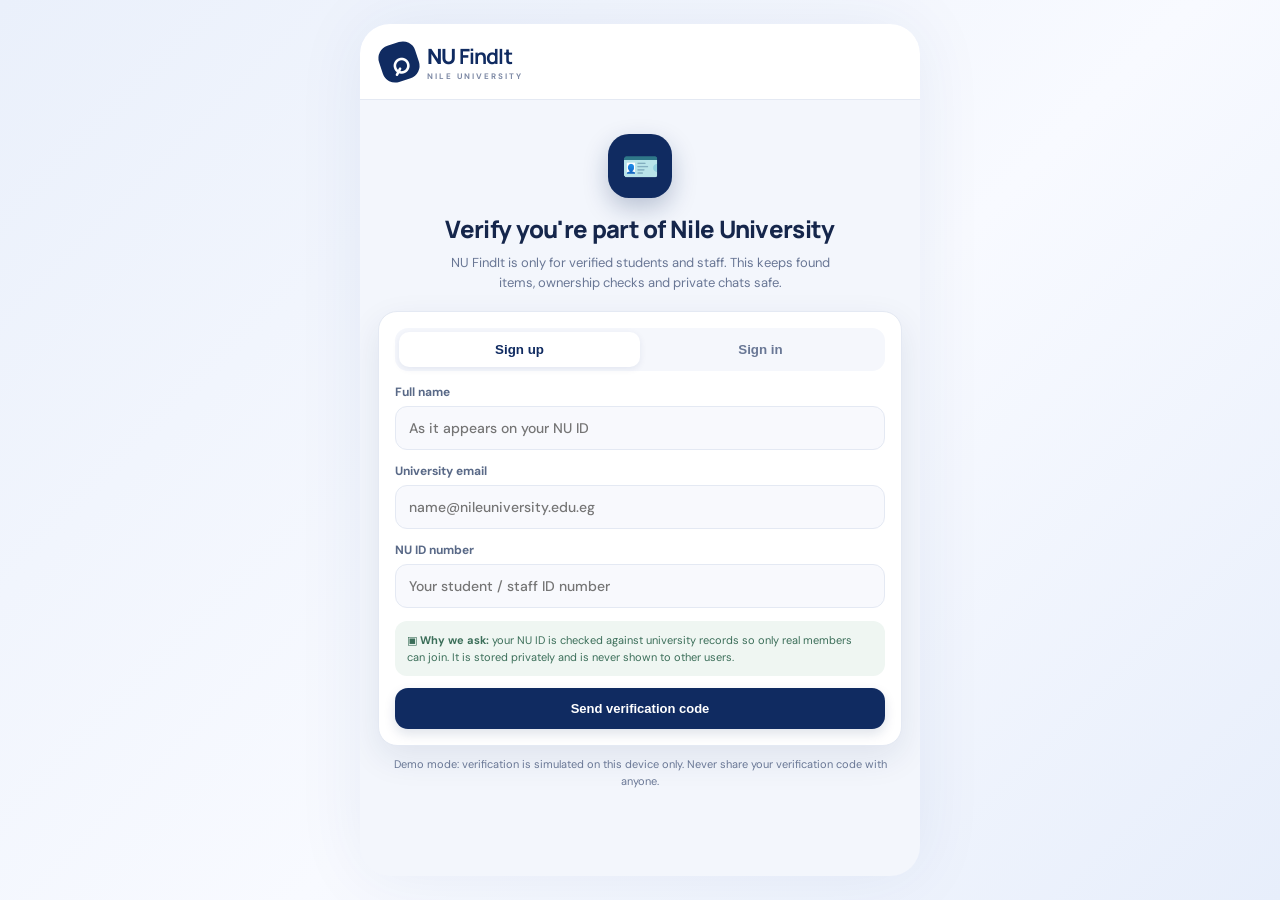
<file: index.html>
<!doctype html>
<html lang="en">
<head>
  <meta charset="utf-8"><meta name="viewport" content="width=device-width,initial-scale=1,viewport-fit=cover">
  <meta name="theme-color" content="#102b61"><meta name="description" content="NU FindIt — the campus lost and found for Nile University.">
  <title>NU FindIt</title><link rel="manifest" href="manifest.webmanifest"><link rel="icon" href="assets/icon-192.png">
  <link rel="apple-touch-icon" href="assets/icon-192.png"><link rel="stylesheet" href="styles.css">
</head>
<body>
  <div class="app-shell">
    <header class="app-header">
      <a class="brand" href="#home" aria-label="NU FindIt home"><span class="brand-mark">⌕</span><span>NU <b>FindIt</b><small>NILE UNIVERSITY</small></span></a>
      <div class="header-actions"><span class="mode-pill" id="modePill">DEMO MODE</span><button class="icon-btn" id="notificationsBtn" aria-label="Notifications">♧<i id="notificationDot"></i></button><button class="avatar" id="accountBtn" aria-label="Account">G</button></div>
    </header>
    <main id="app" tabindex="-1"></main>
    <nav class="bottom-nav" aria-label="Main navigation">
      <button data-nav="home" class="active"><span>⌂</span>Home</button><button data-nav="search"><span>⌕</span>Search</button><button data-nav="report" class="nav-report"><span>＋</span><small>Report</small></button><button data-nav="chats"><span>▤</span>Chats <i class="privacy-mini">▣</i></button><button data-nav="profile"><span>◉</span>Profile</button>
    </nav>
  </div>
  <div id="overlayRoot"></div><div id="toast" role="status" aria-live="polite"></div>
  <script src="config.js"></script><script type="module" src="app.js"></script>
</body></html>
</file>
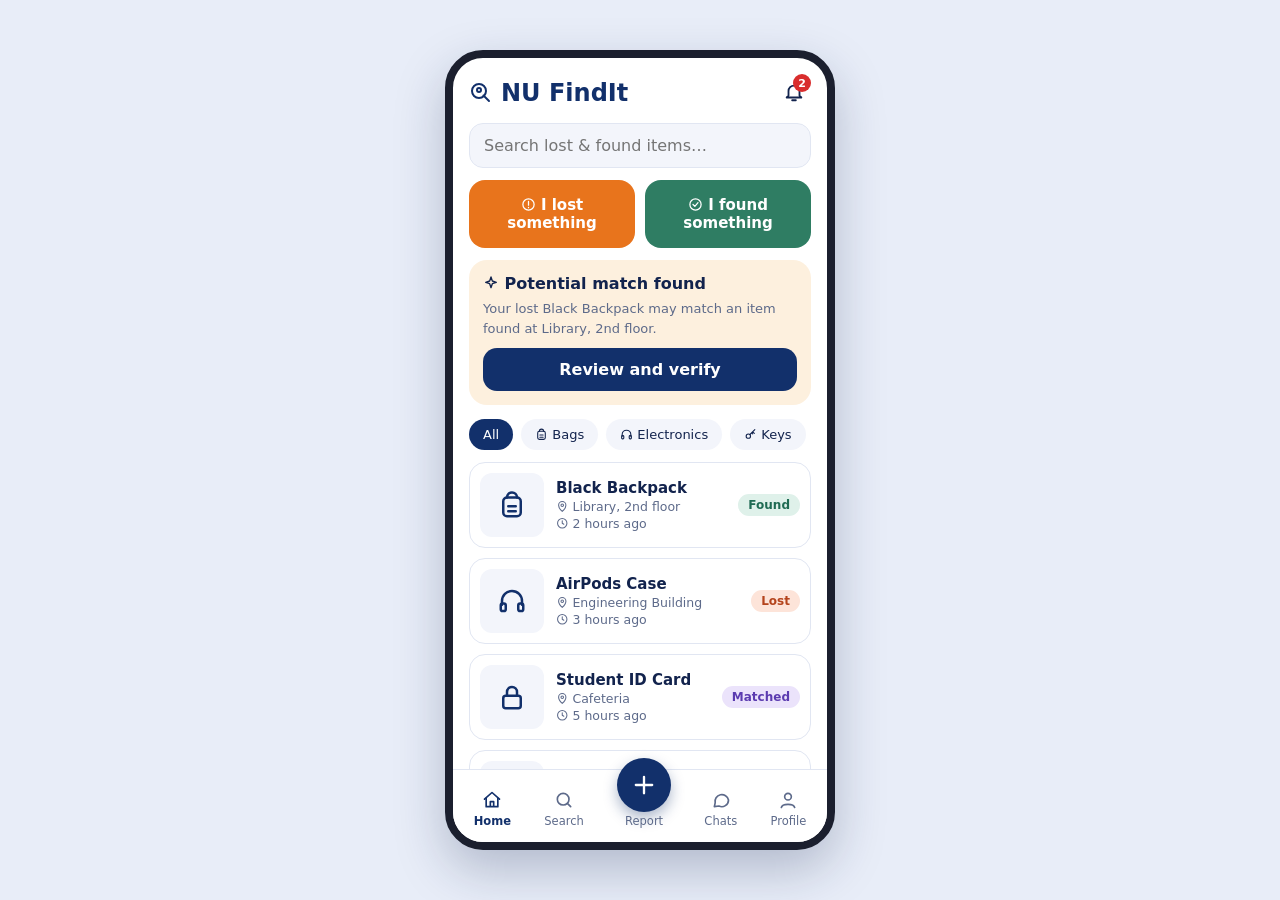
<file: original-clickable-prototype.html>
<!DOCTYPE html>
<html lang="en">
<head>
<meta charset="utf-8">
<meta name="viewport" content="width=device-width, initial-scale=1, viewport-fit=cover">
<title>NU FindIt – Clickable Prototype</title>
<style>
:root{--bg:#e8edf8;--surface:#fff;--soft:#f3f5fb;--ink:#12234d;--mute:#5d6a8a;--line:#e1e6f2;--navy:#12306b;--on-navy:#fff;--orange:#f2822b;--green:#3f9a7d;--peach:#fdf0de;--found-bg:#dff1ea;--found-fg:#1f6b53;--lost-bg:#fde4d9;--lost-fg:#b4441c;--match-bg:#ebe3fb;--match-fg:#5b3bb0;
box-sizing:border-box;padding-top:env(safe-area-inset-top,0px);padding-bottom:env(safe-area-inset-bottom,0px)}
@media (prefers-color-scheme:dark){:root:not([data-theme="light"]){color-scheme:dark;--bg:#0c1224;--surface:#151d36;--soft:#1d2746;--ink:#eaf0ff;--mute:#9aa7c8;--line:#2a3558;--navy:#5b86ec;--on-navy:#0c1224;--peach:#3a2c1c;--found-bg:#1d3b33;--found-fg:#7fd4b6;--lost-bg:#43271c;--lost-fg:#f3a283;--match-bg:#2d2552;--match-fg:#bda8f5}}
:root[data-theme="dark"]{color-scheme:dark;--bg:#0c1224;--surface:#151d36;--soft:#1d2746;--ink:#eaf0ff;--mute:#9aa7c8;--line:#2a3558;--navy:#5b86ec;--on-navy:#0c1224;--peach:#3a2c1c;--found-bg:#1d3b33;--found-fg:#7fd4b6;--lost-bg:#43271c;--lost-fg:#f3a283;--match-bg:#2d2552;--match-fg:#bda8f5}
html{scroll-padding-top:env(safe-area-inset-top,0px);height:100%}
*,*::before,*::after{box-sizing:inherit}
body{margin:0;height:100%;background:var(--bg);color:var(--ink);font-family:"Poppins","Inter",system-ui,-apple-system,"Segoe UI",sans-serif;display:flex;align-items:center;justify-content:center}
.phone{width:390px;height:min(800px,100%);background:var(--surface);border-radius:38px;border:8px solid #1b1f2e;overflow:hidden;display:flex;flex-direction:column;position:relative;box-shadow:0 20px 50px rgba(18,35,77,.25)}
@media (max-width:500px){.phone{width:100%;height:100%;border:0;border-radius:0;box-shadow:none}}
#screen{flex:1;overflow-y:auto;padding:16px 16px 24px}
button{font:inherit;color:inherit;cursor:pointer;border:0;background:none}
svg{width:1em;height:1em;fill:none;stroke:currentColor;stroke-width:2;stroke-linecap:round;stroke-linejoin:round;vertical-align:-.15em;flex:none}
.thumb,.hero{color:var(--navy);overflow:hidden}
.thumb img,.hero img{width:100%;height:100%;object-fit:cover}
.drop{display:grid;place-items:center;text-align:center;gap:4px;min-height:120px;margin:0;border:2px dashed var(--line);border-radius:16px;background:var(--soft);color:var(--mute);cursor:pointer;overflow:hidden;padding:12px}
.drop svg{font-size:30px;color:var(--navy)}.drop small{font-size:12px}.drop img{width:100%;max-height:200px;object-fit:cover;border-radius:10px}
.scan{position:absolute;inset:0;background:var(--surface);display:flex;flex-direction:column;align-items:center;justify-content:center;gap:10px;text-align:center;padding:24px;z-index:5}
.scan span{font-size:13px;color:var(--mute)}
.spin{width:44px;height:44px;border:4px solid var(--line);border-top-color:var(--navy);border-radius:50%}
@media (prefers-reduced-motion:no-preference){.spin{animation:sp 1s linear infinite}@keyframes sp{to{transform:rotate(360deg)}}}
.sheet{position:absolute;left:0;right:0;bottom:0;background:var(--surface);border-top:1px solid var(--line);border-radius:24px 24px 0 0;padding:20px 16px 24px;z-index:6;box-shadow:0 -10px 30px rgba(0,0,0,.25)}
.sheet h3{margin:0 0 10px}.sheet p{font-size:13.5px;line-height:1.5;margin:8px 0;display:flex;gap:8px}.sheet p svg{color:var(--green);margin-top:3px}.sheet .cta{margin-top:10px}
button:focus-visible,input:focus-visible,select:focus-visible,textarea:focus-visible{outline:3px solid var(--orange);outline-offset:2px}
.top{display:flex;align-items:center;justify-content:space-between;margin-bottom:12px}
.logo{font-weight:700;font-size:24px;color:var(--navy);display:flex;align-items:center;gap:8px}
.bell{position:relative;font-size:22px;padding:6px}
.bell b{position:absolute;top:0;right:0;background:#d92d2d;color:#fff;font-size:11px;width:18px;height:18px;border-radius:50%;display:grid;place-items:center}
.search{display:flex;gap:8px;margin-bottom:12px}
input,select,textarea{font:inherit;color:var(--ink);background:var(--soft);border:1px solid var(--line);border-radius:14px;padding:12px 14px;width:100%}
textarea{resize:none;height:72px}
.big{display:grid;grid-template-columns:1fr 1fr;gap:10px;margin-bottom:12px}
.big button{border-radius:16px;padding:16px 10px;color:#fff;font-weight:600;font-size:15px}
.lost-btn{background:#e8741c}.found-btn{background:#2f7d63}
.banner{background:var(--peach);border-radius:18px;padding:14px;margin-bottom:12px}
.banner h3{margin:0 0 6px;font-size:16px}
.banner p{margin:0 0 10px;font-size:13px;color:var(--mute);line-height:1.5}
.cta{background:var(--navy);color:var(--on-navy);border-radius:14px;padding:12px 18px;font-weight:600;width:100%}
.chips{display:flex;gap:8px;overflow-x:auto;padding:2px 0 12px}
.chip{flex:none;background:var(--soft);border-radius:999px;padding:8px 14px;font-size:13px;white-space:nowrap}
.chip.on{background:var(--navy);color:var(--on-navy)}
.card{display:flex;gap:12px;align-items:center;width:100%;text-align:left;background:var(--surface);border:1px solid var(--line);border-radius:16px;padding:10px;margin-bottom:10px}
.thumb{flex:none;width:64px;height:64px;border-radius:12px;background:var(--soft);display:grid;place-items:center;font-size:30px}
.card .t{flex:1;min-width:0}.card .t b{display:block;font-size:15px}.card .t span{display:block;font-size:12.5px;color:var(--mute);margin-top:2px}
.tag{font-size:12px;font-weight:600;padding:4px 10px;border-radius:999px}
.Found{background:var(--found-bg);color:var(--found-fg)}.Lost{background:var(--lost-bg);color:var(--lost-fg)}.Matched,.Verified{background:var(--match-bg);color:var(--match-fg)}
.tabs{display:flex;justify-content:space-around;align-items:flex-end;border-top:1px solid var(--line);padding:6px 4px 10px;background:var(--surface)}
.tab{display:flex;flex-direction:column;align-items:center;gap:2px;font-size:11.5px;color:var(--mute);padding:4px 8px}
.tab i{font-style:normal;font-size:20px}.tab.on{color:var(--navy);font-weight:600}
.plus{width:54px;height:54px;border-radius:50%;background:var(--navy);color:var(--on-navy);font-size:28px;margin-top:-22px;box-shadow:0 6px 14px rgba(18,48,107,.35)}
h2{font-size:20px;margin:4px 0 12px}
.back{color:var(--mute);font-size:14px;margin-bottom:8px;padding:4px 0}
.seg{display:grid;grid-template-columns:1fr 1fr;background:var(--soft);border-radius:14px;padding:4px;margin-bottom:12px}
.seg button{padding:10px;border-radius:11px;font-weight:600}.seg .on{background:var(--surface);box-shadow:0 1px 4px rgba(0,0,0,.12)}
label{display:block;font-size:13px;color:var(--mute);margin:10px 0 4px}
.hero{height:140px;border-radius:18px;background:var(--soft);display:grid;place-items:center;font-size:64px;margin-bottom:12px}
.why{background:var(--match-bg);color:var(--match-fg);border-radius:14px;padding:10px 12px;font-size:13px;margin:10px 0;line-height:1.5}
.note{font-size:12.5px;color:var(--mute);margin:10px 0}
.steps{display:flex;justify-content:space-between;margin:12px 0;font-size:11.5px;color:var(--mute)}
.steps span{flex:1;text-align:center;padding-top:8px;border-top:4px solid var(--line)}.steps .d{border-color:var(--green);color:var(--ink)}
.msgs{display:flex;flex-direction:column;gap:8px;margin:8px 0 12px}
.m{max-width:80%;padding:9px 13px;border-radius:16px;font-size:14px;line-height:1.4}
.m.me{align-self:flex-end;background:var(--navy);color:var(--on-navy)}.m.them{align-self:flex-start;background:var(--soft)}
.toast{position:absolute;left:16px;right:16px;bottom:84px;background:var(--ink);color:var(--surface);padding:12px 16px;border-radius:14px;font-size:14px;text-align:center}
.stat{display:flex;gap:10px;margin:12px 0}.stat div{flex:1;background:var(--soft);border-radius:14px;padding:12px;text-align:center}.stat b{display:block;font-size:22px;color:var(--navy)}
@media (prefers-reduced-motion:no-preference){.toast{animation:up .25s ease-out}@keyframes up{from{transform:translateY(10px);opacity:0}}}
</style>
</head>
<body>
<div class="phone" id="phone">
  <div id="screen"></div>
  <nav class="tabs" id="tabs"></nav>
</div>
<script>
const P={bag:'<path d="M8 6a4 4 0 0 1 8 0"/><rect x="5" y="6" width="14" height="15" rx="3"/><path d="M9 13h6M9 17h6"/>',headphones:'<path d="M4 15v-3a8 8 0 0 1 16 0v3"/><rect x="3" y="14" width="4" height="6" rx="1.5"/><rect x="17" y="14" width="4" height="6" rx="1.5"/>',key:'<circle cx="8" cy="15" r="4"/><path d="M11 12l9-9M16 7l3 3M14 9l2 2"/>',idcard:'<rect x="3" y="5" width="18" height="14" rx="2"/><circle cx="9" cy="11" r="2"/><path d="M6 16c.6-1.6 5.4-1.6 6 0M15 10h3M15 14h3"/>',bottle:'<path d="M10 2h4v3l1 2v13a2 2 0 0 1-2 2h-2a2 2 0 0 1-2-2V7l1-2z"/><path d="M9 11h6"/>',shirt:'<path d="M8 3l-5 3 2 4 3-1v12h8V9l3 1 2-4-5-3a4 4 0 0 1-8 0z"/>',box:'<path d="M21 8l-9-5-9 5 9 5 9-5z"/><path d="M3 8v8l9 5 9-5V8M12 13v8"/>',search:'<circle cx="11" cy="11" r="7"/><path d="M20 20l-4-4"/>',logo:'<circle cx="10" cy="10" r="7"/><path d="M20 20l-5.5-5.5"/><circle cx="10" cy="9" r="2"/>',pin:'<path d="M12 22s7-6.5 7-12a7 7 0 0 0-14 0c0 5.5 7 12 7 12z"/><circle cx="12" cy="10" r="2.5"/>',clock:'<circle cx="12" cy="12" r="9"/><path d="M12 7v5l3 2"/>',bell:'<path d="M6 16V11a6 6 0 0 1 12 0v5l2 2H4z"/><path d="M10 21h4"/>',alert:'<circle cx="12" cy="12" r="9"/><path d="M12 7v6M12 16.5v.5"/>',found:'<circle cx="12" cy="12" r="9"/><path d="M8 12l3 3 5-6"/>',home:'<path d="M3 11l9-8 9 8"/><path d="M5 10v10h14V10M10 20v-6h4v6"/>',chat:'<path d="M21 12a8 8 0 0 1-11.5 7.2L4 20l1-4.5A8 8 0 1 1 21 12z"/>',user:'<circle cx="12" cy="8" r="4"/><path d="M4 21c1-5 15-5 16 0"/>',lock:'<rect x="5" y="11" width="14" height="10" rx="2"/><path d="M8 11V8a4 4 0 0 1 8 0v3"/>',sparkle:'<path d="M12 3l2 6 6 2-6 2-2 6-2-6-6-2 6-2z"/>',camera:'<path d="M4 8h3l2-3h6l2 3h3v12H4z"/><circle cx="12" cy="13" r="3.5"/>',check:'<path d="M5 12l5 5 9-10"/>',grad:'<path d="M2 9l10-5 10 5-10 5z"/><path d="M6 11v5c3 3 9 3 12 0v-5"/>',plus:'<path d="M12 5v14M5 12h14"/>'};
const ic=n=>`<svg viewBox="0 0 24 24" aria-hidden="true">${P[n]}</svg>`;
const ICON={Bags:ic("bag"),Electronics:ic("headphones"),Keys:ic("key"),"IDs & Cards":ic("idcard"),Bottles:ic("bottle"),Clothing:ic("shirt"),Other:ic("box")};
const CATS=["Bags","Electronics","Keys","IDs & Cards","Bottles","Clothing","Other"];
const PLACES=["Library, 2nd floor","Engineering Building","Cafeteria","Gym","Parking lot","Lecture hall A","Main gate"];
let items=[
 {id:1,name:"Black Backpack",cat:"Bags",place:"Library, 2nd floor",time:"2 hours ago",type:"Found",desc:"Black backpack with a laptop sleeve, left on a study table.",q:"What is clipped to the zipper?",sens:false},
 {id:2,name:"AirPods Case",cat:"Electronics",place:"Engineering Building",time:"3 hours ago",type:"Lost",desc:"White case with a small scratch on the lid.",q:"What color is the sticker inside the lid?",sens:false},
 {id:3,name:"Student ID Card",cat:"IDs & Cards",place:"Cafeteria",time:"5 hours ago",type:"Matched",desc:"Details hidden to protect the owner.",q:"What is the last 3 digits of the ID?",sens:true},
 {id:4,name:"Water Bottle",cat:"Bottles",place:"Gym",time:"Yesterday",type:"Found",desc:"Blue steel bottle with a dent near the bottom.",q:"What sticker is on the bottle?",sens:false},
 {id:5,name:"Car Keys",cat:"Keys",place:"Parking lot",time:"Yesterday",type:"Lost",desc:"Key ring with a red tag.",q:"What brand is on the key?",sens:false}];
let chats=[];
const S={tab:"home",view:null,id:null,cat:"All",q:"",kind:"Lost",toast:""};
const $=s=>document.querySelector(s);
const get=id=>items.find(i=>i.id===id);
const esc=s=>String(s).replace(/[&<>"]/g,c=>({"&":"&amp;","<":"&lt;",">":"&gt;",'"':"&quot;"}[c]));

function card(i){return `<button class="card" data-act="open" data-id="${i.id}"><div class="thumb">${pic(i)}</div><div class="t"><b>${esc(i.name)}</b><span>${ic("pin")} ${esc(i.place)}</span><span>${ic("clock")} ${i.time}</span></div><span class="tag ${i.type}">${i.type}</span></button>`}
function list(){const q=S.q.toLowerCase();const r=items.filter(i=>(S.cat==="All"||i.cat===S.cat)&&(i.name+i.place+i.desc).toLowerCase().includes(q));
 return r.length?r.map(card).join(""):`<p class="note">No items match. Try another category, or report what you lost.</p>`}
function chips(){return ["All",...CATS].map(c=>`<button class="chip ${S.cat===c?"on":""}" data-act="cat" data-v="${c}">${c==="All"?"All":ICON[c]+" "+c}</button>`).join("")}

function home(){return `<div class="top"><div class="logo">${ic("logo")} NU FindIt</div><button class="bell" aria-label="Notifications" data-act="open" data-id="1">${ic("bell")}<b>2</b></button></div>
<div class="search"><input id="q" placeholder="Search lost &amp; found items…" value="${esc(S.q)}" aria-label="Search"></div>
<div class="big"><button class="lost-btn" data-act="report" data-v="Lost">${ic("alert")} I lost something</button><button class="found-btn" data-act="report" data-v="Found">${ic("found")} I found something</button></div>
<div class="banner"><h3>${ic("sparkle")} Potential match found</h3><p>Your lost Black Backpack may match an item found at Library, 2nd floor.</p><button class="cta" data-act="open" data-id="1">Review and verify</button></div>
<div class="chips">${chips()}</div><div id="feed">${list()}</div>`}
function search(){return `<h2>Search</h2><input id="q" placeholder="Try “keys” or “library”" value="${esc(S.q)}" aria-label="Search"><div class="chips" style="margin-top:10px">${chips()}</div><div id="feed">${list()}</div>`}

function detail(){const i=get(S.id);const found=i.type!=="Lost";const st=["Reported","Potential match","Verified","Returned"];const lvl=i.verified?3:(i.type==="Matched"?2:1);
 return `<button class="back" data-act="back">← Back</button><div class="hero">${pic(i)}</div>
<div class="top"><h2 style="margin:0">${esc(i.name)}</h2><span class="tag ${i.verified?"Verified":i.type}">${i.verified?"Verified":i.type}</span></div>
<p class="note">${ic("pin")} ${esc(i.place)} · ${ic("clock")} ${i.time}</p><p style="font-size:14px;line-height:1.5;margin:0">${esc(i.desc)}</p>
${i.id===1?`<div class="why"><b>Why this matches:</b> same place (Library), same color (black), reported 2 hours apart.</div>`:""}
<div class="steps">${st.map((s,k)=>`<span class="${k<lvl?"d":""}">${s}</span>`).join("")}</div>
${i.verified?`<button class="cta" data-act="tab" data-v="chats">Open private chat</button>`:`<button class="cta" data-act="verify">${found?"This is mine":"I found this item"}</button>`}
<p class="note">${ic("lock")} Your phone number and email stay hidden until ownership is verified.</p>`}

function verify(){const i=get(S.id);return `<button class="back" data-act="back">← Back</button><h2>Verify ownership</h2>
<p class="note">Answer the question only the real owner would know. The finder checks it before sharing details.</p>
<label for="ans">${esc(i.q)}</label><input id="ans" placeholder="Your answer">
<p class="note" id="err" style="color:var(--lost-fg)"></p><button class="cta" data-act="submitVerify">Send answer</button>`}

function report(){const f=S.kind==="Found";return `<h2>Report an item</h2>
<div class="seg"><button class="${!f?"on":""}" data-act="kind" data-v="Lost">I lost it</button><button class="${f?"on":""}" data-act="kind" data-v="Found">I found it</button></div>
<label for="r-name">Item name</label><input id="r-name" placeholder="e.g. Grey hoodie">
<label for="r-cat">Category</label><select id="r-cat">${CATS.map(c=>`<option>${c}</option>`).join("")}</select>
<label for="r-place">Where on campus?</label><select id="r-place">${PLACES.map(c=>`<option>${c}</option>`).join("")}</select>
<label for="r-desc">Description</label><textarea id="r-desc" placeholder="Color, brand, marks…"></textarea>
${f?`<label for="r-q">Verification question (keep the answer to yourself)</label><input id="r-q" placeholder="e.g. What is inside the front pocket?">`:""}
<label for="r-file">Photo</label><label class="drop" id="drop" for="r-file">${S.photo?`<img src="${S.photo}" alt="Selected photo">`:`${ic("camera")}<b>Add a photo</b><small>Tap to upload or take a picture</small>`}</label><input type="file" id="r-file" accept="image/*" hidden>
<p class="note">${ic("sparkle")} AI checks your text and photo for personal info before posting.</p>
<p class="note" id="err" style="color:var(--lost-fg)"></p><button class="cta" data-act="post">Post report</button>`}

function chatList(){return `<h2>Chats</h2>${chats.length?chats.map(c=>`<button class="card" data-act="chat" data-id="${c.id}"><div class="thumb">${ic("chat")}</div><div class="t"><b>${esc(get(c.id).name)}</b><span>${esc(c.msgs[c.msgs.length-1].t)}</span></div><span class="tag Verified">Verified</span></button>`).join(""):`<p class="note">No chats yet. Chats open after an owner is verified. Open an item and tap “This is mine” to try it.</p>`}`}
function chat(){const c=chats.find(x=>x.id===S.id);return `<button class="back" data-act="back">← Chats</button><h2>${esc(get(S.id).name)}</h2><p class="note">${ic("lock")} Private chat. Contact info is not shared.</p>
<div class="msgs">${c.msgs.map(m=>`<div class="m ${m.me?"me":"them"}">${esc(m.t)}</div>`).join("")}</div>
<div class="search"><input id="msg" placeholder="Message" aria-label="Message"><button class="cta" style="width:auto" data-act="send">Send</button></div>
<button class="chip" data-act="returned" style="width:100%;padding:12px">Mark as returned</button>`}
function profile(){return `<h2>Profile</h2><div class="card" style="cursor:default"><div class="thumb">${ic("grad")}</div><div class="t"><b>Nile University student</b><span>Verified university email</span></div></div>
<div class="stat"><div><b>${items.filter(i=>i.mine).length}</b>Reports</div><div><b>${items.filter(i=>i.returned).length}</b>Returned</div></div>
<p class="note">Prototype only. Nothing here is saved or sent anywhere.</p>`}

function render(){
 const v=S.view;
 $("#screen").innerHTML=v==="detail"?detail():v==="verify"?verify():v==="chat"?chat():S.tab==="home"?home():S.tab==="search"?search():S.tab==="report"?report():S.tab==="chats"?chatList():profile();
 const T=[["home","home","Home"],["search","search","Search"],["report","plus","Report"],["chats","chat","Chats"],["profile","user","Profile"]];
 $("#tabs").innerHTML=T.map(([k,icn,l])=>k==="report"?`<button class="tab" data-act="tab" data-v="report" aria-label="Report an item"><span class="plus tab" style="padding:0;display:grid;place-items:center;color:var(--on-navy)">${ic("plus")}</span>${l}</button>`:`<button class="tab ${S.tab===k&&!v?"on":""}" data-act="tab" data-v="${k}"><i>${ic(icn)}</i>${l}</button>`).join("");
 if(S.toast){const t=document.createElement("div");t.className="toast";t.textContent=S.toast;$("#phone").appendChild(t);S.toast="";setTimeout(()=>t.remove(),2200)}
}
function go(p){Object.assign(S,p);render()}

document.addEventListener("click",e=>{
 const b=e.target.closest("[data-act]");if(!b)return;const a=b.dataset.act,v=b.dataset.v,id=+b.dataset.id;
 if(a==="tab")go({tab:v,view:null});
 else if(a==="open")go({view:"detail",id});
 else if(a==="back")go({view:S.view==="verify"?"detail":null});
 else if(a==="cat")go({cat:v});
 else if(a==="report"){go({tab:"report",view:null,kind:v})}
 else if(a==="kind")go({kind:v});
 else if(a==="verify")go({view:"verify"});
 else if(a==="photo"){b.innerHTML=ic("check")+" Photo added";}
 else if(a==="submitVerify"){
  if(!$("#ans").value.trim()){$("#err").textContent="Enter an answer so the finder can check it.";return}
  const i=get(S.id);i.verified=true;if(!chats.find(c=>c.id===i.id))chats.push({id:i.id,msgs:[{t:"Hi! Your answer matches. Where can we meet on campus?",me:false}]});
  go({view:"detail",toast:"Verified. Private chat opened."})}
 else if(a==="post"){
  const n=$("#r-name").value.trim();if(!n){$("#err").textContent="Add an item name before posting.";return}
  return startPost(n);
  }
 else if(a==="chat")go({view:"chat",id});
 else if(a==="closesheet"||a==="openchat"){document.querySelector(".sheet")?.remove();if(a==="openchat")go({tab:"chats",view:"chat",id})}
 else if(a==="send"){const m=$("#msg").value.trim();if(!m)return;const c=chats.find(x=>x.id===S.id);c.msgs.push({t:m,me:true});render();
  setTimeout(()=>{c.msgs.push({t:"Great, see you at the main gate at 2 pm.",me:false});if(S.view==="chat")render()},900)}
 else if(a==="returned"){const i=get(S.id);i.returned=true;i.type="Found";go({view:null,tab:"profile",toast:"Marked as returned. Thanks for using NU FindIt."})}
});
document.addEventListener("input",e=>{if(e.target.id==="q"){S.q=e.target.value;$("#feed").innerHTML=list()}});
document.addEventListener("change",e=>{if(e.target.id!=="r-file"||!e.target.files[0])return;const r=new FileReader();r.onload=()=>{S.photo=r.result;$("#drop").innerHTML=`<img src="${S.photo}" alt="Selected photo">`};r.readAsDataURL(e.target.files[0])});
function pic(i){return i.sens?ic("lock"):i.photo?`<img src="${i.photo}" alt="">`:ICON[i.cat]}

/* Simulated AI: a real build would use OCR + a vision model and a lookup against registered accounts. */
function startPost(n){
 const f=S.kind==="Found",cat=$("#r-cat").value,place=$("#r-place").value;
 let desc=$("#r-desc").value.trim()||"No description.";
 const q=f?(($("#r-q")||{}).value||"Describe the item."):"Describe the item.";
 const hits=[];
 [[/\+?\d[\d\s-]{8,}\d/g,"phone number"],[/[\w.-]+@[\w.-]+\.\w+/g,"email address"]].forEach(([r,l])=>{if(r.test(desc)){hits.push(l);desc=desc.replace(r,"[hidden]")}});
 const isID=f&&cat==="IDs & Cards";
 const ov=document.createElement("div");ov.className="scan";
 ov.innerHTML=`<div class="spin"></div><b>${isID?"Scanning the ID card…":"AI is checking your report…"}</b><span>Looking for personal info${S.photo?" in your text and photo":""}</span>`;
 $("#phone").appendChild(ov);
 setTimeout(()=>{ov.remove();finish()},1800);
 function finish(){
  const id=Date.now(),rows=[];
  items.unshift({id,name:isID?"ID card":n,cat,place,time:"Just now",type:isID?"Matched":S.kind,desc:isID?"Details hidden to protect the owner.":desc,q,mine:true,sens:isID,verified:isID,photo:isID?null:S.photo});
  if(isID)chats.push({id,msgs:[{t:"The owner confirmed this ID is theirs. Where can we meet on campus?",me:false}]});
  if(hits.length)rows.push("Removed "+hits.join(" and ")+" from your description.");
  if(S.photo&&!isID)rows.push("Photo checked for faces, ID numbers and card details. Anything personal is blurred in the feed.");
  if(isID)rows.push("ID card detected. The AI read the name and ID number and matched them to a registered account (student ending 1042).","The owner was alerted. You never see their name, email or phone number.","The photo and card details stay private.");
  if(!rows.length)rows.push("No personal info found. Your report is live.");
  S.photo=null;
  go({tab:"home",view:null,cat:"All",q:"",toast:""});
  const sh=document.createElement("div");sh.className="sheet";
  sh.innerHTML=`<h3>${isID?"Owner found":"Report posted"}</h3>${rows.map(r=>`<p>${ic("check")}<span>${r}</span></p>`).join("")}<button class="cta" data-act="${isID?"openchat":"closesheet"}" data-id="${id}">${isID?"Open private chat":"Done"}</button>`;
  $("#phone").appendChild(sh);
 }
}
render();
</script>
</body>
</html>
</file>
<file: styles.css>
@import url('https://fonts.googleapis.com/css2?family=DM+Sans:wght@400;500;600;700;800&family=Manrope:wght@500;600;700;800&display=swap');
:root{--navy:#102b61;--navy2:#173d7e;--orange:#f1842b;--green:#37896e;--ink:#15264b;--muted:#697795;--bg:#f3f6fc;--surface:#fff;--line:#e4e9f3;--soft:#f5f7fc;--peach:#fff1df;--shadow:0 12px 34px rgba(19,43,88,.09);--radius:20px;color-scheme:light;font-family:'DM Sans',system-ui,sans-serif}*{box-sizing:border-box}body{margin:0;background:linear-gradient(135deg,#eaf0fb,#f8faff 55%,#e7eefb);color:var(--ink);min-height:100vh}.app-shell{width:min(100%,560px);min-height:100dvh;margin:auto;background:var(--bg);position:relative;box-shadow:0 0 70px #173d7e12;padding-bottom:88px}.app-header{height:76px;background:#fff;display:flex;align-items:center;justify-content:space-between;padding:0 20px;border-bottom:1px solid var(--line);position:sticky;top:0;z-index:5}.brand{display:flex;align-items:center;gap:9px;color:var(--navy);text-decoration:none;font:800 21px Manrope,sans-serif;letter-spacing:-.8px}.brand-mark{width:38px;height:38px;border-radius:13px;background:var(--navy);color:#fff;display:grid;place-items:center;font-size:32px;line-height:1;transform:rotate(-18deg)}.brand small{display:block;font:700 8px 'DM Sans';letter-spacing:2px;color:#7d89a5;margin-top:1px}.header-actions{display:flex;align-items:center;gap:10px}.mode-pill{font-size:9px;font-weight:800;letter-spacing:.8px;color:#8b5a20;background:#fff1d9;padding:6px 8px;border-radius:99px}.icon-btn,.avatar{border:0;background:var(--soft);color:var(--navy);width:38px;height:38px;border-radius:13px;font-size:21px;position:relative}.icon-btn i{position:absolute;width:7px;height:7px;border-radius:50%;background:#e64c4c;right:7px;top:7px}.avatar{background:var(--navy);color:#fff;font-weight:700;font-size:14px}main{padding:20px 18px 24px;min-height:calc(100dvh - 164px)}.welcome{display:flex;justify-content:space-between;align-items:flex-end;margin:2px 0 16px}.eyebrow{color:#8994ad;font-size:10px;font-weight:800;letter-spacing:1.5px;text-transform:uppercase}.welcome h1{font:800 25px Manrope;margin:4px 0 0;letter-spacing:-.8px}.welcome p{margin:4px 0 0;color:var(--muted);font-size:13px}.search-row{display:flex;gap:9px;margin-bottom:14px}.search-box{display:flex;align-items:center;gap:9px;background:#fff;border:1px solid var(--line);border-radius:15px;padding:0 13px;flex:1;box-shadow:0 3px 12px #102b6108}.search-box span{font-size:22px;color:#7482a1}.search-box input{border:0;outline:0;background:transparent;width:100%;height:48px;font:500 14px 'DM Sans';color:var(--ink)}.filter-btn{width:49px;border:1px solid var(--line);border-radius:15px;background:#fff;color:var(--navy);font-size:21px}.action-grid{display:grid;grid-template-columns:1fr 1fr;gap:10px;margin-bottom:15px}.action-btn{border:0;border-radius:17px;color:#fff;padding:15px 12px;text-align:left;display:flex;gap:10px;align-items:center;min-height:74px;box-shadow:0 7px 16px #102b6114}.action-btn .action-icon{font-size:24px;background:#ffffff26;border-radius:12px;width:39px;height:39px;display:grid;place-items:center}.action-btn b{font-size:14px;line-height:1.25}.lost-action{background:var(--orange)}.found-action{background:var(--green)}.match-card{background:var(--peach);border:1px solid #f5dfc3;border-radius:19px;padding:14px;margin:0 0 17px;box-shadow:0 5px 16px #9a672011}.match-top{display:flex;justify-content:space-between;align-items:center;margin-bottom:9px}.match-top h3{font:800 15px Manrope;margin:0;color:#26365b}.match-top span{font-size:19px;color:#d48b24}.match-body{display:flex;gap:10px;align-items:center}.match-copy{flex:1;min-width:0}.match-copy p{font-size:12px;color:#6d7891;line-height:1.45;margin:0 0 9px}.match-pct{font:800 13px Manrope;color:var(--navy);background:#fff;border-radius:10px;padding:7px 9px;display:inline-block}.small-cta{border:0;border-radius:11px;background:var(--navy);color:#fff;padding:9px 12px;font-weight:700;font-size:12px;margin-top:8px}.chips{display:flex;gap:8px;overflow-x:auto;padding:2px 0 13px;scrollbar-width:none}.chips::-webkit-scrollbar{display:none}.chip{white-space:nowrap;border:1px solid var(--line);background:#fff;color:#596987;border-radius:99px;padding:8px 13px;font-size:12px;font-weight:600}.chip.active{background:var(--navy);border-color:var(--navy);color:#fff}.section-head{display:flex;justify-content:space-between;align-items:center;margin:2px 0 10px}.section-head h2,.page-title{font:800 19px Manrope;margin:0;letter-spacing:-.4px}.section-head button{border:0;background:none;color:var(--navy2);font-weight:700;font-size:12px}.feed{display:grid;gap:10px}.item-card{display:flex;align-items:center;gap:12px;padding:11px;border:1px solid var(--line);border-radius:17px;background:#fff;text-align:left;width:100%;box-shadow:0 4px 13px #102b6108;color:inherit}.item-photo{width:72px;height:72px;flex:none;border-radius:13px;background:#edf1f8;display:grid;place-items:center;overflow:hidden;font-size:29px;color:var(--navy)}.item-photo img{width:100%;height:100%;object-fit:cover}.item-info{flex:1;min-width:0}.item-info b{font-size:14px;display:block;margin-bottom:4px}.item-info span{font-size:11.5px;color:var(--muted);display:block;margin-top:3px;overflow:hidden;text-overflow:ellipsis;white-space:nowrap}.item-meta{display:flex;gap:5px;align-items:center}.status{font-size:10px;font-weight:800;padding:6px 8px;border-radius:99px;white-space:nowrap}.status.found{background:#e1f2eb;color:#236c54}.status.lost{background:#ffebe2;color:#a84925}.status.matched{background:#eee8fc;color:#6544a8}.status.returned{background:#e8edf7;color:#40577e}.empty{background:#fff;border:1px dashed #cdd6e7;border-radius:17px;padding:24px;text-align:center;color:var(--muted);font-size:13px}.empty b{display:block;color:var(--ink);font-size:15px;margin-bottom:5px}.bottom-nav{position:fixed;z-index:8;bottom:0;left:50%;transform:translateX(-50%);width:min(100%,560px);height:78px;background:#fff;border-top:1px solid var(--line);display:flex;align-items:center;justify-content:space-around;padding:7px 7px max(7px,env(safe-area-inset-bottom))}.bottom-nav button{position:relative;min-width:54px;border:0;background:none;color:#8290ad;font:600 10px 'DM Sans';display:flex;flex-direction:column;align-items:center;gap:3px}.bottom-nav button>span{font-size:23px;line-height:25px}.bottom-nav button.active{color:var(--navy);font-weight:800}.bottom-nav .nav-report{margin-top:-23px;color:#fff;gap:0}.nav-report>span{width:54px;height:54px;border-radius:50%;background:var(--navy);box-shadow:0 6px 15px #102b6140;display:grid;place-items:center;font-size:30px!important}.nav-report small{color:var(--muted);font-size:10px;margin-top:2px}.privacy-mini{position:absolute;font-style:normal;font-size:8px;right:7px;top:0;background:#fff;border-radius:50%;color:var(--green)}.page-title{margin:4px 0 14px}.back{border:0;background:none;color:var(--muted);padding:0;margin:0 0 14px;font-weight:700}.form-card,.detail-card,.profile-card,.chat-panel{background:#fff;border:1px solid var(--line);border-radius:19px;padding:16px;box-shadow:var(--shadow)}.field{margin:13px 0}.field label{display:block;font-size:12px;font-weight:700;color:#596987;margin:0 0 6px}.field input,.field select,.field textarea,.auth-input{width:100%;border:1px solid var(--line);border-radius:12px;background:#f8f9fd;padding:12px 13px;font:500 14px 'DM Sans';color:var(--ink);outline:none}.field textarea{min-height:85px;resize:vertical}.field input:focus,.field select:focus,.field textarea:focus,.auth-input:focus{border-color:#8da7dd;box-shadow:0 0 0 3px #dce7ff}.segmented{display:grid;grid-template-columns:1fr 1fr;background:var(--soft);padding:4px;border-radius:13px}.segmented button{border:0;background:transparent;padding:10px;border-radius:10px;color:var(--muted);font-weight:700}.segmented button.active{background:#fff;color:var(--navy);box-shadow:0 2px 7px #102b6114}.primary-btn,.secondary-btn,.danger-btn{border:0;border-radius:13px;padding:13px 16px;font-weight:800;font-size:13px}.primary-btn{background:var(--navy);color:#fff;width:100%;box-shadow:0 5px 12px #102b6122}.secondary-btn{background:#eef2fa;color:var(--navy)}.danger-btn{background:#fff0ed;color:#a9432a}.helper{font-size:11px;color:var(--muted);line-height:1.5;margin:10px 0}.privacy-note{background:#eff6f2;color:#3b6e59;padding:11px 12px;border-radius:12px;font-size:11px;line-height:1.5;margin:12px 0}.detail-photo{height:190px;border-radius:16px;background:#eef2f9;display:grid;place-items:center;overflow:hidden;font-size:55px;margin-bottom:14px}.detail-photo img{width:100%;height:100%;object-fit:cover}.detail-title{display:flex;justify-content:space-between;align-items:center;gap:8px}.detail-title h1{font:800 21px Manrope;margin:0}.detail-desc{font-size:13px;line-height:1.6;color:#5d6a86}.detail-line{font-size:12px;color:var(--muted);margin:9px 0}.chat-list{display:grid;gap:9px}.chat-row{display:flex;align-items:center;gap:11px;padding:12px;background:#fff;border:1px solid var(--line);border-radius:15px;width:100%;text-align:left}.chat-symbol{width:42px;height:42px;border-radius:13px;background:#eef2fa;color:var(--navy);display:grid;place-items:center;font-size:20px}.chat-row b{font-size:13px;display:block}.chat-row small{font-size:11px;color:var(--muted)}.message-list{display:flex;flex-direction:column;gap:9px;min-height:230px;max-height:52vh;overflow:auto;padding:5px 0 14px}.bubble{max-width:82%;padding:10px 13px;border-radius:15px;background:#eff2f8;font-size:13px;line-height:1.4}.bubble.mine{align-self:flex-end;background:var(--navy);color:#fff;border-bottom-right-radius:5px}.bubble.theirs{align-self:flex-start;border-bottom-left-radius:5px}.composer{display:flex;gap:8px}.composer input{min-width:0;flex:1;border:1px solid var(--line);border-radius:12px;padding:11px}.composer button{border:0;background:var(--navy);color:#fff;border-radius:12px;padding:0 16px;font-weight:700}.profile-head{display:flex;align-items:center;gap:12px;margin-bottom:14px}.profile-avatar{width:55px;height:55px;background:var(--navy);color:#fff;border-radius:18px;display:grid;place-items:center;font-size:20px;font-weight:800}.profile-head h2{font:800 17px Manrope;margin:0}.profile-head p{font-size:12px;color:var(--muted);margin:4px 0 0}.stats{display:grid;grid-template-columns:repeat(3,1fr);gap:8px;margin:14px 0}.stat{background:#f3f6fb;border-radius:13px;padding:13px 6px;text-align:center}.stat b{display:block;font:800 20px Manrope;color:var(--navy)}.stat small{font-size:10px;color:var(--muted)}.list-action{display:flex;justify-content:space-between;align-items:center;padding:14px 0;border-top:1px solid var(--line);font-size:13px;font-weight:700}.list-action button{border:0;background:none;color:var(--navy);font-weight:700}.overlay{position:fixed;inset:0;background:#0b1736a6;z-index:20;display:flex;align-items:flex-end;justify-content:center;padding:14px}.modal{background:#fff;border-radius:24px 24px 18px 18px;padding:21px;width:min(100%,520px);max-height:88dvh;overflow:auto;box-shadow:0 20px 60px #07132e55}.modal h2{font:800 20px Manrope;margin:0 0 8px}.modal p{font-size:13px;color:var(--muted);line-height:1.55}.modal-actions{display:flex;gap:9px;margin-top:16px}.modal-actions>*{flex:1}.close-btn{float:right;border:0;background:#f0f3f9;border-radius:50%;width:32px;height:32px;font-size:18px;color:var(--muted)}#toast{position:fixed;z-index:40;bottom:95px;left:50%;transform:translate(-50%,15px);background:#17284c;color:#fff;padding:11px 16px;border-radius:13px;font-size:12px;opacity:0;pointer-events:none;transition:.2s;max-width:calc(100% - 32px);text-align:center}#toast.show{opacity:1;transform:translate(-50%,0)}.upload-box{display:grid;place-items:center;min-height:105px;border:2px dashed #cbd5e7;border-radius:14px;background:#f8f9fd;color:var(--muted);font-size:12px;gap:5px;overflow:hidden}.upload-box img{max-width:100%;max-height:170px;object-fit:contain}.hidden{display:none!important}.warning{background:#fff5e9;color:#8b5c24;border-radius:12px;padding:11px;font-size:11px;line-height:1.5}.cloud-label{background:#e6f4ed;color:#236c54}.settings-toggle{display:flex;align-items:center;justify-content:space-between;font-size:13px;padding:10px 0}
@media(min-width:700px){body{padding:24px 0}.app-shell{min-height:calc(100dvh - 48px);border-radius:30px;overflow:hidden}.app-header{border-radius:30px 30px 0 0}.bottom-nav{bottom:24px;border-radius:0 0 30px 30px}.overlay{align-items:center}.modal{border-radius:22px}}
@media(prefers-reduced-motion:no-preference){.item-card,.action-btn,.primary-btn{transition:transform .15s,box-shadow .15s}.item-card:active,.action-btn:active{transform:scale(.985)}}

/* Verification gate */
.gated .header-actions,.gated .bottom-nav{display:none}.gated .app-shell{padding-bottom:0}
.gate-hero{text-align:center;padding:14px 6px 18px}.gate-badge{width:64px;height:64px;margin:0 auto 14px;border-radius:21px;background:var(--navy);display:grid;place-items:center;font-size:30px;box-shadow:0 10px 24px #102b6140}
.gate-hero h1{font:800 24px Manrope,sans-serif;letter-spacing:-.7px;margin:0 0 8px}.gate-hero p{margin:0 auto;max-width:380px;color:var(--muted);font-size:13px;line-height:1.55}
.gate-title{font:800 18px Manrope,sans-serif;margin:0 0 4px}.gate-links{display:flex;justify-content:space-between;margin-top:14px}.gate-links button{border:0;background:none;color:var(--navy2);font-weight:700;font-size:12px}
.demo-code{font:800 18px Manrope,sans-serif;letter-spacing:3px;color:var(--navy);margin-left:4px}
</file>
